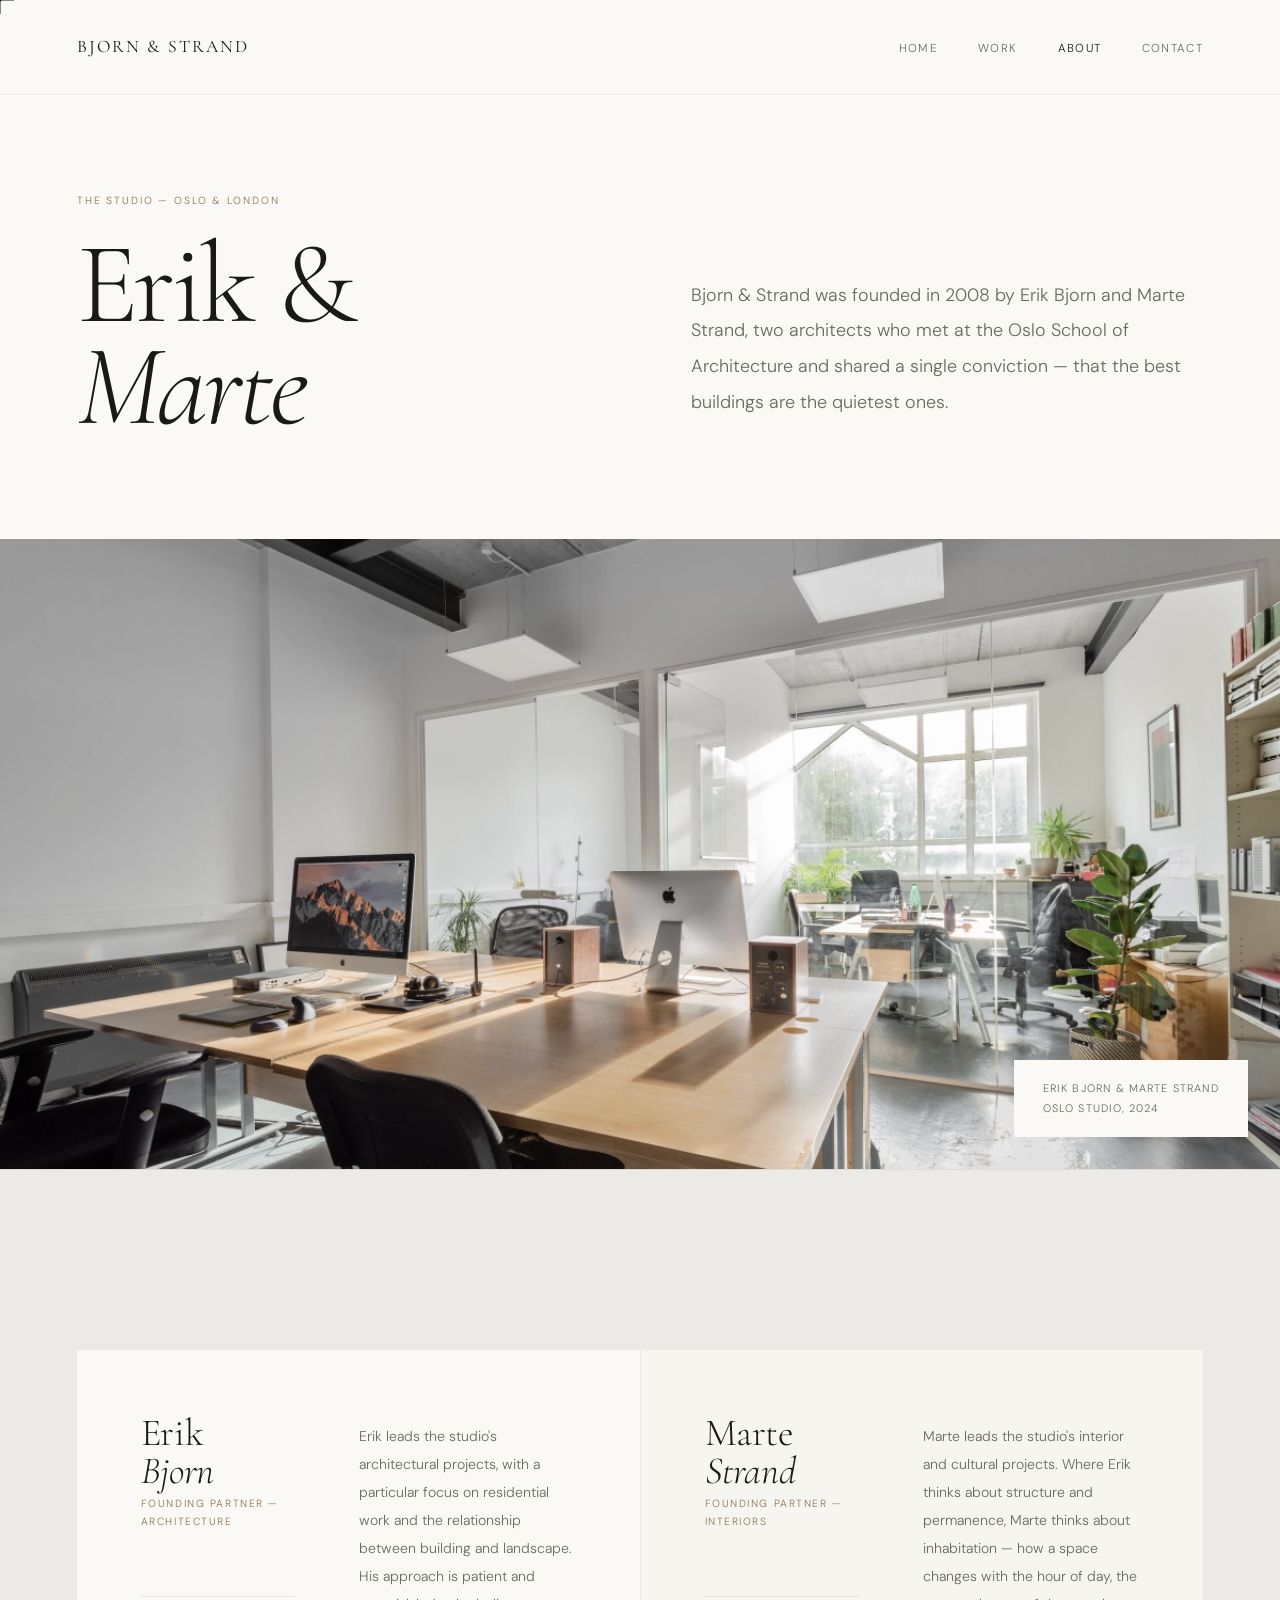
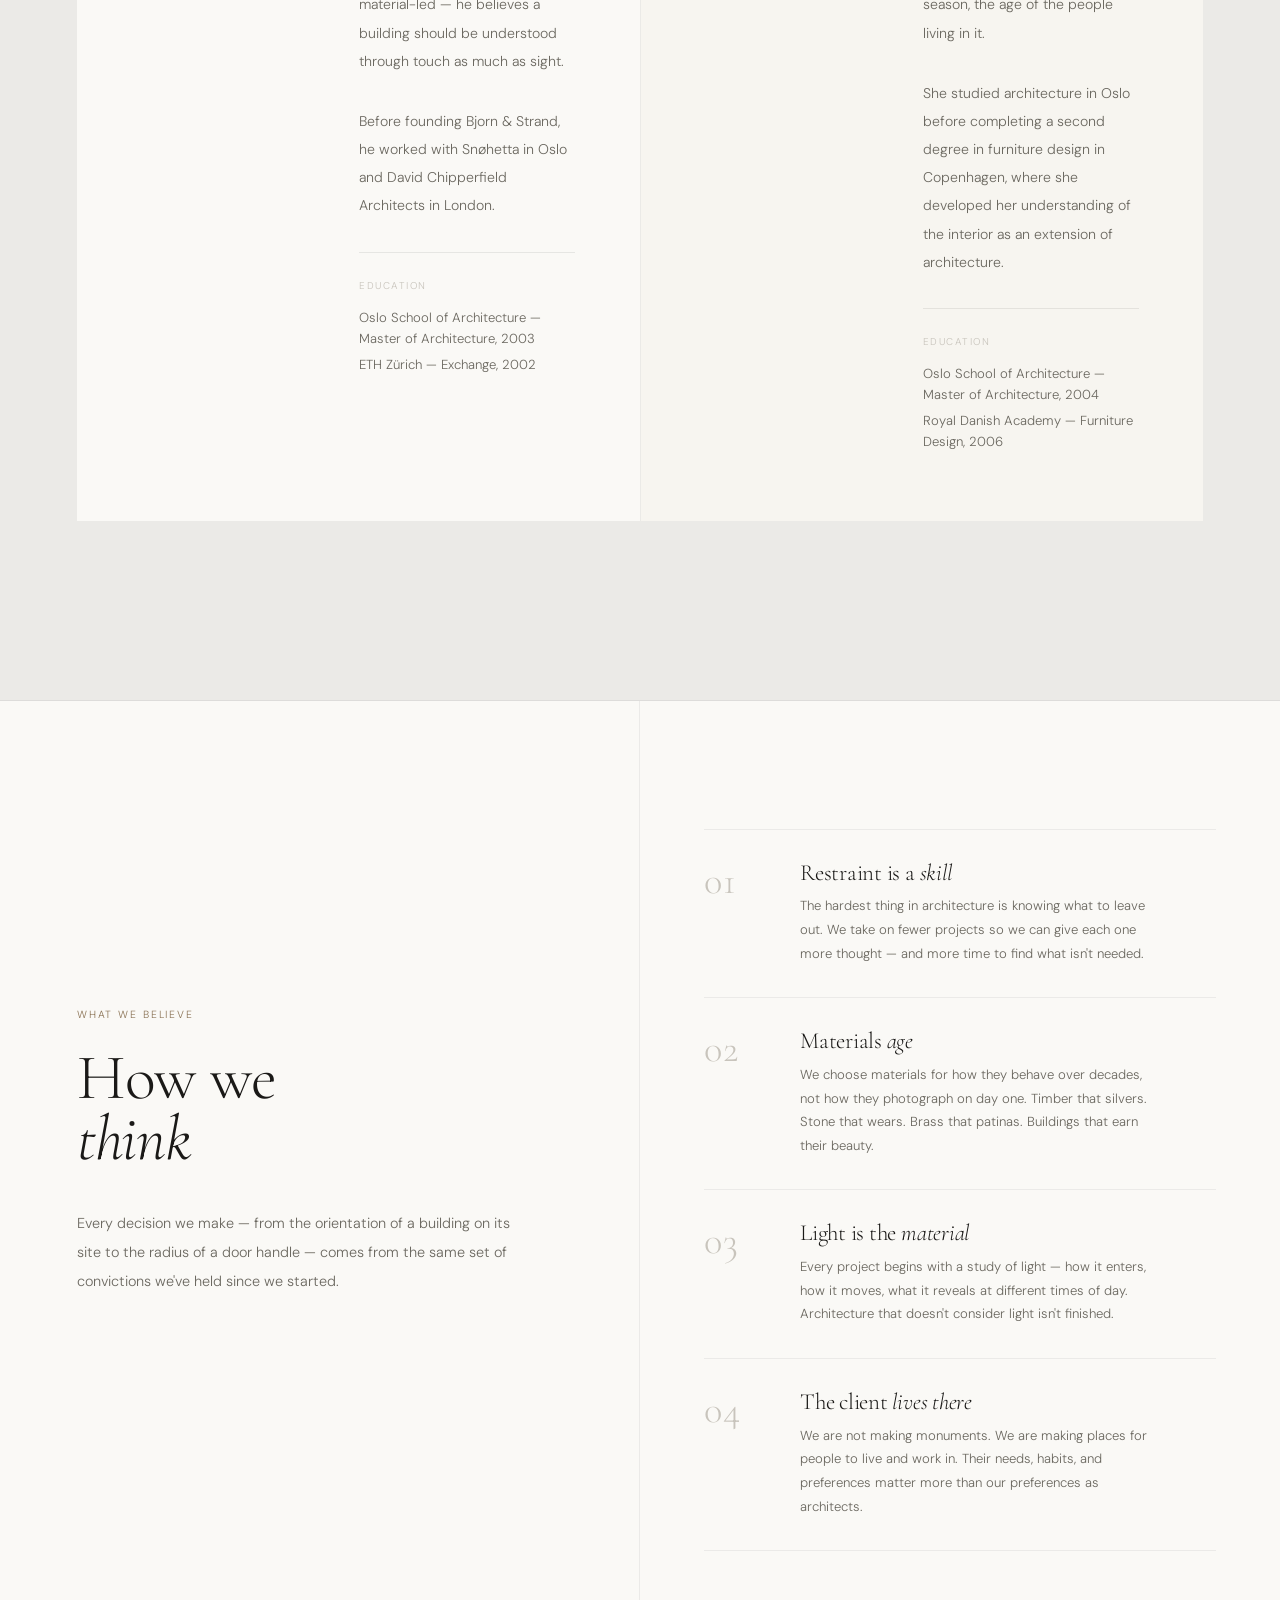
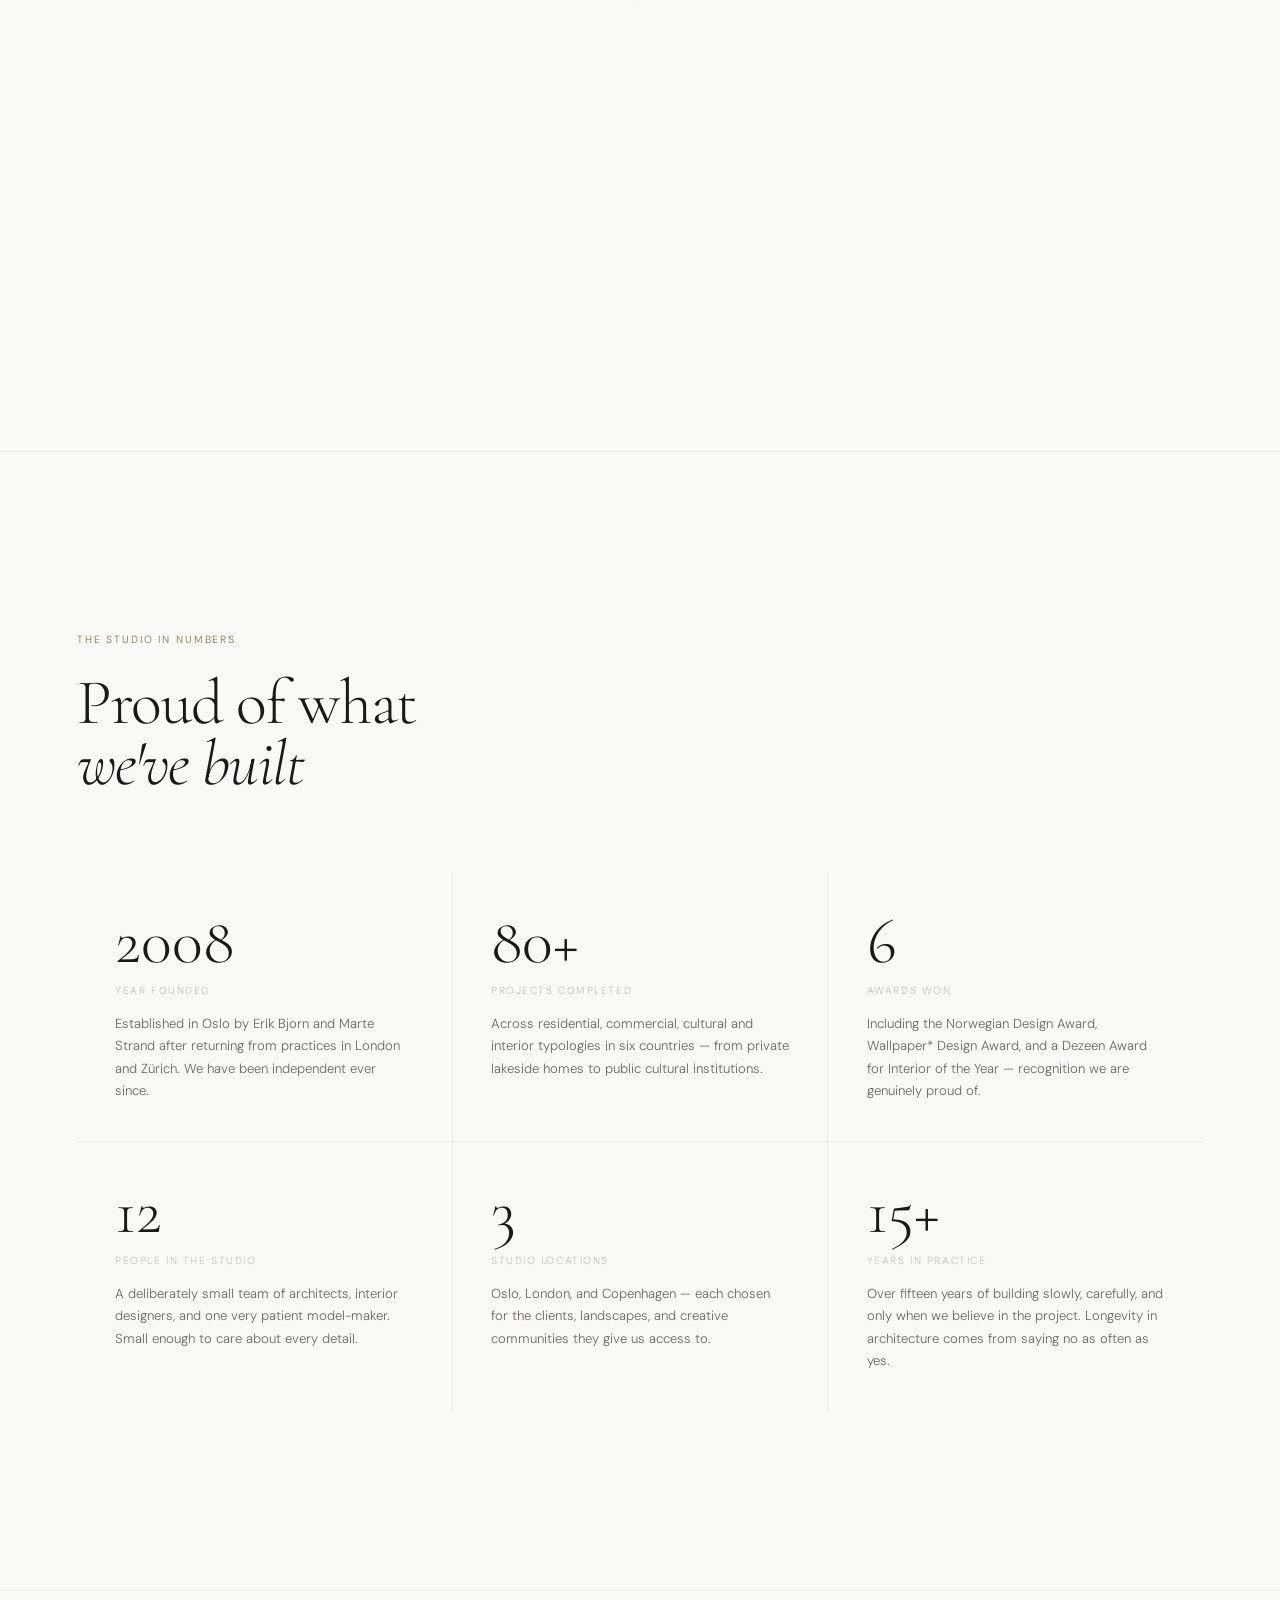
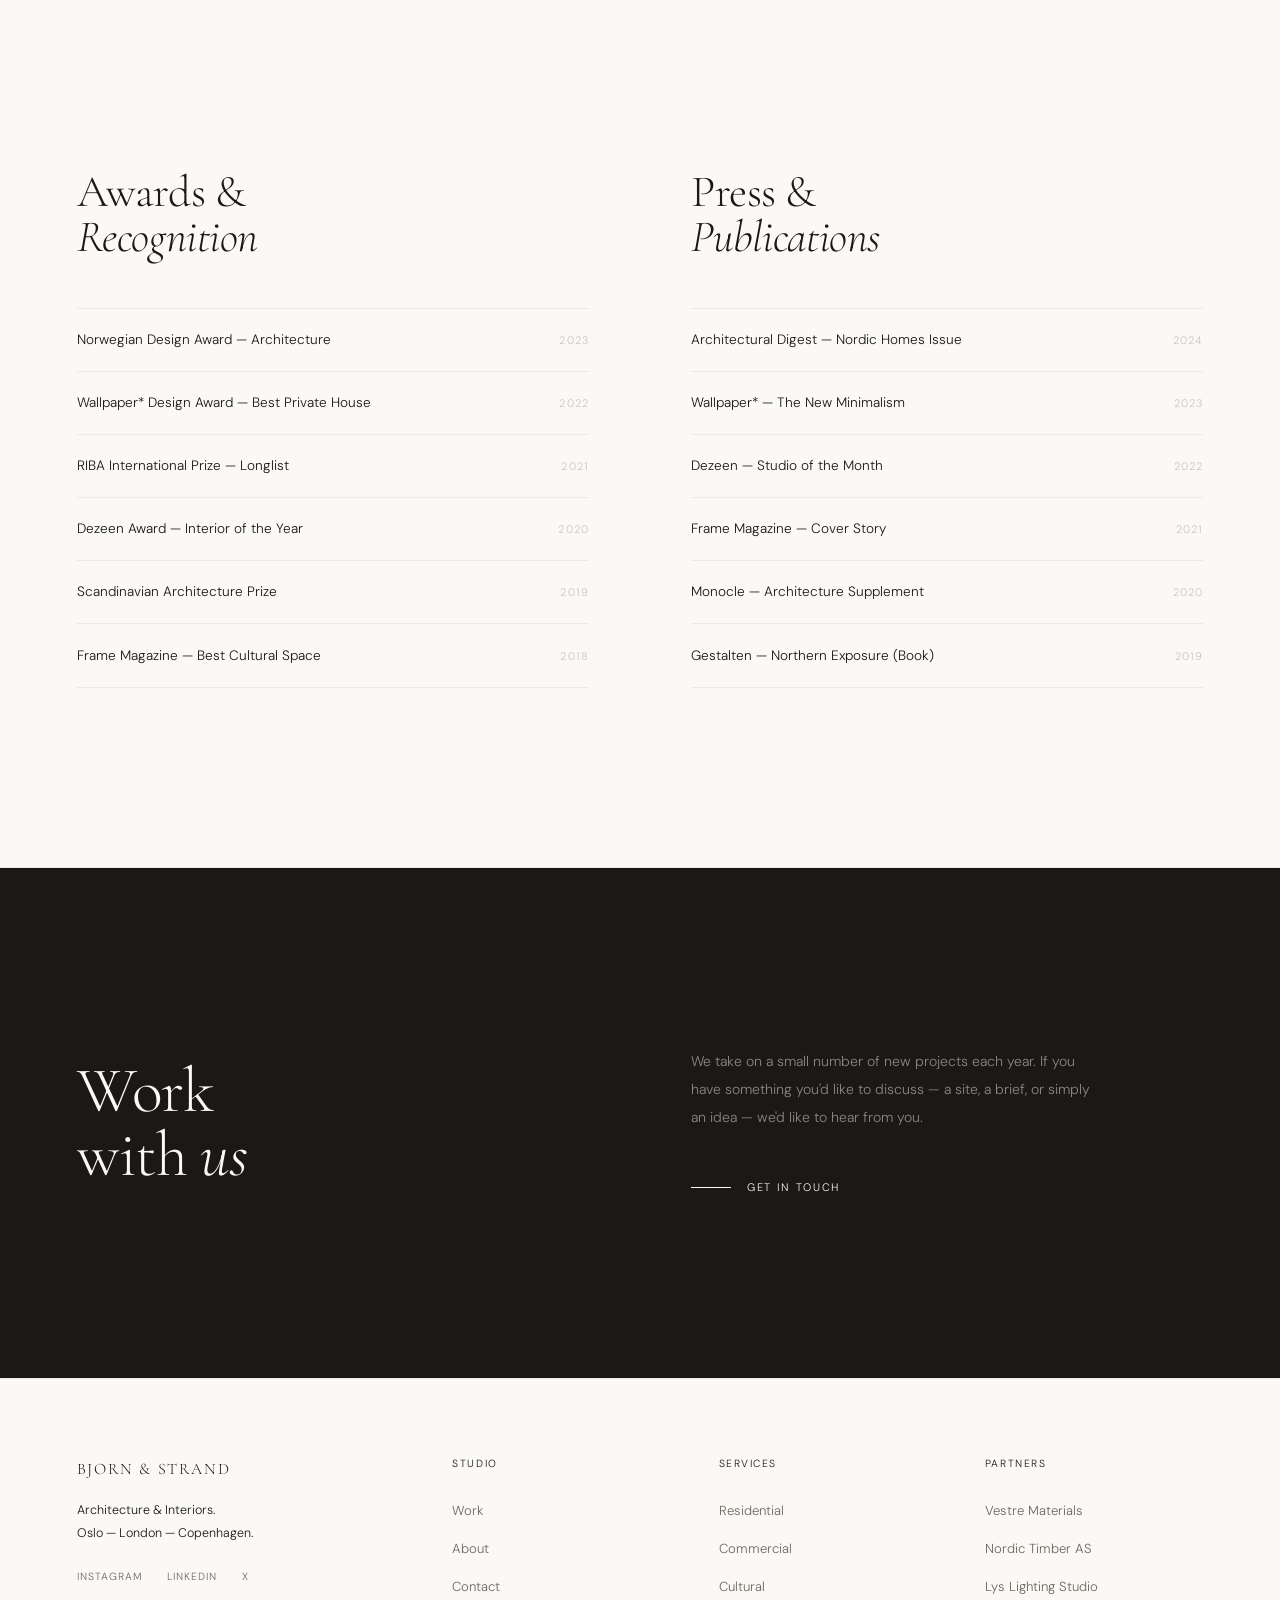
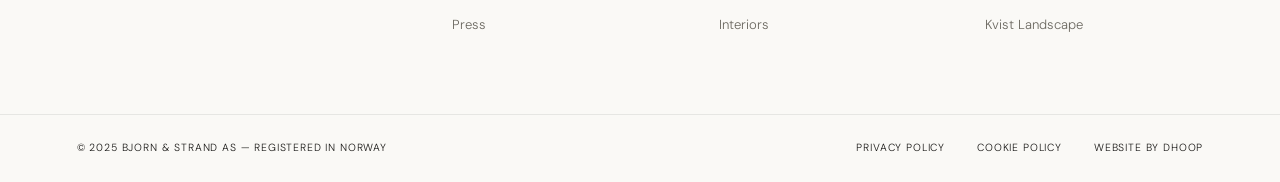
<file: about.html>
<!DOCTYPE html>
<html lang="en">
<head>
<meta charset="UTF-8">
<meta name="viewport" content="width=device-width, initial-scale=1.0">
<title>About — Bjorn & Strand Architecture Studio</title>
<meta name="description" content="Bjorn & Strand is an architecture and interiors studio founded by Erik Bjorn and Marte Strand in Oslo, 2008. Thoughtful spaces built to endure.">
<link rel="preconnect" href="https://fonts.googleapis.com">
<link rel="preconnect" href="https://fonts.gstatic.com" crossorigin>
<link rel="preload" href="https://fonts.googleapis.com/css2?family=Cormorant+Garamond:ital,wght@0,300;0,400;0,500;1,300;1,400&family=DM+Sans:wght@300;400&display=swap" as="style" onload="this.onload=null;this.rel='stylesheet'">
<noscript><link href="https://fonts.googleapis.com/css2?family=Cormorant+Garamond:ital,wght@0,300;0,400;0,500;1,300;1,400&family=DM+Sans:wght@300;400&display=swap" rel="stylesheet"></noscript>

<style>
  :root {
    --cream: #f7f5f0;
    --off-white: #faf9f6;
    --dark: #1a1917;
    --mid: #6b6860;
    --light: #c8c4bc;
    --accent: #8b7355;
    --edge: clamp(2rem, 6vw, 6rem);
    --gap: clamp(6rem, 14vw, 14rem);
  }

  *, *::before, *::after { box-sizing: border-box; margin: 0; padding: 0; }
  html { scroll-behavior: smooth; }

  body {
    background: var(--off-white);
    color: var(--dark);
    font-family: 'DM Sans', sans-serif;
    font-size: clamp(0.9rem, 1.1vw, 1rem);
    font-weight: 300;
    line-height: 1.75;
    overflow-x: hidden;
    cursor: none;
    animation: pageFadeIn 0.6s ease both;
  }

  @keyframes pageFadeIn { from { opacity: 0; } to { opacity: 1; } }
  @keyframes pageFadeOut { from { opacity: 1; } to { opacity: 0; } }
  @keyframes slideDownIn { from { opacity: 0; transform: translateY(-12px); } to { opacity: 1; transform: translateY(0); } }

  body.page-leaving { animation: pageFadeOut 0.4s ease both; pointer-events: none; }

  /* ── CURSOR ── */
  .cursor-cross {
    position: fixed; pointer-events: none; z-index: 9999;
    transform: translate(-50%, -50%);
    width: 28px; height: 28px;
  }

  .cursor-cross::before, .cursor-cross::after {
    content: ''; position: absolute;
    background: var(--dark); transition: background 0.3s;
  }

  .cursor-cross::before { width: 1px; height: 100%; left: 50%; top: 0; transform: translateX(-50%); }
  .cursor-cross::after { width: 100%; height: 1px; top: 50%; left: 0; transform: translateY(-50%); }

  .cursor-dot {
    position: absolute; width: 3px; height: 3px;
    background: var(--dark); border-radius: 50%;
    top: 50%; left: 50%; transform: translate(-50%, -50%);
    transition: background 0.3s;
  }

  .cursor-cross.on-light::before,
  .cursor-cross.on-light::after,
  .cursor-cross.on-light .cursor-dot { background: var(--off-white); }

  /* Grow crosshair on hover — no hand cursor */
  a, button { cursor: none; }

  .cursor-cross.is-hovering {
    transform: translate(-50%, -50%) scale(2.5);
    transition: transform 0.3s cubic-bezier(0.23, 1, 0.32, 1);
  }

  .cursor-cross.is-hovering::before,
  .cursor-cross.is-hovering::after { opacity: 0.5; }

  /* ── GLOBAL LINK UNDERLINE ── */
  a { text-decoration: none; position: relative; }

  a:not(.nav-logo):not(.mobile-nav-links a):not(.footer-logo-text):not(.footer-dhoop):not(.footer-social) {
    padding-bottom: 1px;
  }

  a:not(.nav-logo):not(.mobile-nav-links a):not(.footer-logo-text):not(.footer-dhoop):not(.footer-social)::after {
    content: ''; position: absolute;
    bottom: 0; left: 0; width: 100%; height: 1px;
    background: currentColor;
    transform: scaleX(0); transform-origin: right;
    transition: transform 0.35s cubic-bezier(0.65, 0, 0.35, 1);
  }

  a:not(.nav-logo):not(.mobile-nav-links a):not(.footer-logo-text):not(.footer-dhoop):not(.footer-social):hover::after {
    transform: scaleX(1); transform-origin: left;
  }

  /* ── NAV ── */
  nav {
    position: fixed; top: 0; left: 0; right: 0;
    z-index: 100;
    display: flex; align-items: center; justify-content: space-between;
    padding: 2rem var(--edge);
  }

  nav::before {
    content: ''; position: absolute; inset: 0;
    background: var(--off-white); opacity: 0.95;
    backdrop-filter: blur(12px); z-index: -1;
    border-bottom: 1px solid rgba(0,0,0,0.06);
  }

  .nav-logo {
    font-family: 'Cormorant Garamond', serif;
    font-size: 1.1rem; font-weight: 400;
    letter-spacing: 0.12em; color: var(--dark);
    text-decoration: none; text-transform: uppercase;
    transition: opacity 0.3s;
  }

  .nav-logo:hover { opacity: 0.6; }

  nav ul { list-style: none; display: flex; gap: 2.5rem; align-items: center; }

  nav ul li:first-child a { animation: slideDownIn 0.6s 0.1s cubic-bezier(0.23, 1, 0.32, 1) both; }

  nav ul a {
    font-size: 0.72rem; letter-spacing: 0.12em;
    text-transform: uppercase; color: var(--mid);
    text-decoration: none; transition: color 0.3s;
  }

  nav ul a:hover, nav ul a.active { color: var(--dark); }

  .hamburger {
    display: none; flex-direction: column; gap: 5px;
    cursor: pointer; background: none; border: none; padding: 4px;
  }

  .hamburger span {
    display: block; width: 24px; height: 1px; background: var(--dark);
    transition: transform 0.4s ease, opacity 0.3s ease;
  }

  .hamburger.open span:nth-child(1) { transform: translateY(6px) rotate(45deg); }
  .hamburger.open span:nth-child(2) { opacity: 0; }
  .hamburger.open span:nth-child(3) { transform: translateY(-6px) rotate(-45deg); }

  .mobile-overlay {
    position: fixed; inset: 0; background: var(--dark);
    z-index: 90; display: flex; flex-direction: column;
    justify-content: center; padding: var(--edge);
    opacity: 0; pointer-events: none; transition: opacity 0.4s ease;
  }

  .mobile-overlay.open { opacity: 1; pointer-events: all; }
  .mobile-nav-links { list-style: none; display: flex; flex-direction: column; gap: 0; }
  .mobile-nav-links li { border-bottom: 1px solid rgba(247,245,240,0.1); }
  .mobile-nav-links li:first-child { border-top: 1px solid rgba(247,245,240,0.1); }

  .mobile-nav-links a {
    display: block; font-family: 'Cormorant Garamond', serif;
    font-size: clamp(2.5rem, 8vw, 5rem); color: var(--off-white);
    text-decoration: none; padding: 1rem 0;
    letter-spacing: 0.04em; font-weight: 300; transition: opacity 0.2s;
  }

  .mobile-nav-links a:hover { opacity: 0.5; }
  .mobile-email { margin-top: 3rem; font-size: 0.78rem; letter-spacing: 0.1em; color: rgba(247,245,240,0.4); text-decoration: none; text-transform: uppercase; }

  /* ── HERO ── */
  #about-hero {
    padding-top: 12rem;
    padding-bottom: 0;
    padding-left: var(--edge);
    padding-right: var(--edge);
    display: grid;
    grid-template-columns: 1fr 1fr;
    gap: clamp(4rem, 8vw, 10rem);
    align-items: end;
  }

  .about-hero-left {}

  .page-eyebrow {
    font-size: 0.65rem; letter-spacing: 0.18em;
    text-transform: uppercase; color: var(--accent);
    display: block; margin-bottom: 1.5rem;
  }

  .about-title {
    font-family: 'Cormorant Garamond', serif;
    font-size: clamp(4rem, 9vw, 9rem);
    font-weight: 300; line-height: 0.88;
    letter-spacing: -0.03em; color: var(--dark);
  }

  .about-title em { font-style: italic; }

  .about-hero-right {
    padding-bottom: 1rem;
  }

  .about-intro {
    font-size: clamp(1rem, 1.4vw, 1.15rem);
    color: var(--mid); line-height: 2;
    max-width: 44ch; font-weight: 300;
  }

  /* ── FOUNDERS PHOTO ── */
  #founders-photo {
    margin-top: clamp(4rem, 8vw, 8rem);
    position: relative;
    overflow: hidden;
    height: 70vh;
  }

  #founders-photo img {
    width: 100%;
    height: 100%;
    object-fit: cover;
    object-position: center 30%;
    display: block;
    filter: saturate(0.85);
    transition: transform 8s cubic-bezier(0.25, 0.46, 0.45, 0.94);
  }

  #founders-photo:hover img { transform: scale(1.03); }

  .photo-caption {
    position: absolute;
    bottom: 2rem; right: 2rem;
    background: var(--off-white);
    padding: 1.2rem 1.8rem;
    font-size: 0.68rem;
    letter-spacing: 0.1em;
    text-transform: uppercase;
    color: var(--mid);
    line-height: 1.8;
  }

  /* ── FOUNDERS ── */
  #founders {
    padding: var(--gap) var(--edge);
    display: grid;
    grid-template-columns: 1fr 1fr;
    gap: 1px;
    background: rgba(0,0,0,0.06);
    border-top: 1px solid rgba(0,0,0,0.06);
    border-bottom: 1px solid rgba(0,0,0,0.06);
  }

  .founder-card {
    background: var(--off-white);
    padding: clamp(3rem, 5vw, 5rem);
    display: grid;
    grid-template-columns: 1fr 1.4fr;
    gap: clamp(3rem, 5vw, 5rem);
    align-items: start;
  }

  .founder-card:last-child { background: var(--cream); }

  .founder-card-inner {
    padding-bottom: 2rem;
    border-bottom: 1px solid rgba(0,0,0,0.08);
    margin-bottom: 2rem;
  }

  .founder-card-body { padding-top: 0.5rem; }

  .founder-name {
    font-family: 'Cormorant Garamond', serif;
    font-size: clamp(1.8rem, 3vw, 2.8rem);
    font-weight: 300; color: var(--dark);
    line-height: 1; letter-spacing: -0.01em;
    margin-bottom: 0.3rem;
  }

  .founder-name em { font-style: italic; }

  .founder-title {
    font-size: 0.65rem; letter-spacing: 0.15em;
    text-transform: uppercase; color: var(--accent);
    margin-bottom: 2rem; display: block;
  }

  .founder-bio {
    font-size: 0.88rem; color: var(--mid);
    line-height: 2; max-width: 40ch;
    margin-bottom: 2rem;
  }

  .founder-education {
    padding-top: 1.5rem;
    border-top: 1px solid rgba(0,0,0,0.08);
  }

  .founder-edu-label {
    font-size: 0.62rem; letter-spacing: 0.15em;
    text-transform: uppercase; color: var(--light);
    display: block; margin-bottom: 0.8rem;
  }

  .founder-edu-item {
    font-size: 0.82rem; color: var(--mid);
    line-height: 1.6; margin-bottom: 0.3rem;
  }

  /* ── STUDIO VALUES ── */
  #values {
    display: grid;
    grid-template-columns: 1fr 1fr;
    gap: 0;
    border-bottom: 1px solid rgba(0,0,0,0.06);
    align-items: start;
    position: relative;
  }

  .values-left {
    position: sticky;
    top: 0;
    height: 100vh;
    display: flex;
    flex-direction: column;
    justify-content: center;
    border-right: 1px solid rgba(0,0,0,0.06);
    padding: 0 clamp(3rem, 5vw, 6rem) 0 var(--edge);
    background: var(--off-white);
    z-index: 1;
  }

  .values-right {
    padding: clamp(6rem, 10vw, 10rem) clamp(3rem, 5vw, 6rem);
    background: var(--off-white);
    min-height: 150vh;
  }

  .values-heading {
    font-family: 'Cormorant Garamond', serif;
    font-size: clamp(2.5rem, 5vw, 5rem);
    font-weight: 300; line-height: 0.95;
    letter-spacing: -0.02em; color: var(--dark);
    margin-bottom: 2.5rem;
  }

  .values-heading em { font-style: italic; }

  .values-text {
    font-size: 0.9rem; color: var(--mid);
    line-height: 2; max-width: 44ch;
  }

  .values-list {
    list-style: none;
    display: flex; flex-direction: column; gap: 0;
  }

  .values-list li {
    display: grid;
    grid-template-columns: 3.5rem 1fr;
    gap: 2.5rem;
    align-items: start;
    padding: 2rem 0;
    border-bottom: 1px solid rgba(0,0,0,0.06);
    align-items: start;
  }

  .values-list li:first-child { border-top: 1px solid rgba(0,0,0,0.06); }

  .value-num {
    font-family: 'Cormorant Garamond', serif;
    font-size: clamp(2rem, 3vw, 3rem); color: var(--light);
    letter-spacing: 0.02em; line-height: 1;
    font-weight: 300;
  }

  .value-content {}

  .value-title {
    font-family: 'Cormorant Garamond', serif;
    font-size: clamp(1.2rem, 1.8vw, 1.8rem);
    font-weight: 300; color: var(--dark);
    line-height: 1; margin-bottom: 0.6rem;
    letter-spacing: -0.01em;
  }

  .value-title em { font-style: italic; }
  .value-desc { font-size: 0.82rem; color: var(--mid); line-height: 1.8; max-width: 40ch; }

  /* ── STUDIO FACTS ── */
  #facts {
    padding: var(--gap) var(--edge);
    border-bottom: 1px solid rgba(0,0,0,0.06);
  }

  .facts-header {
    margin-bottom: clamp(3rem, 6vw, 5rem);
  }

  .facts-heading {
    font-family: 'Cormorant Garamond', serif;
    font-size: clamp(2.5rem, 5vw, 5rem);
    font-weight: 300; line-height: 0.95;
    letter-spacing: -0.02em; color: var(--dark);
    margin-top: 1rem;
  }

  .facts-heading em { font-style: italic; }

  .facts-grid {
    display: grid;
    grid-template-columns: repeat(3, 1fr);
    gap: 1px;
    background: rgba(0,0,0,0.06);
  }

  .fact {
    background: var(--off-white);
    padding: clamp(2rem, 3vw, 3rem);
    transition: background 0.3s;
  }

  .fact:hover { background: var(--cream); }

  .fact-num {
    font-family: 'Cormorant Garamond', serif;
    font-size: clamp(2.5rem, 5vw, 5rem);
    font-weight: 300; color: var(--dark);
    line-height: 1; display: block;
    margin-bottom: 0.5rem;
  }

  .fact-num em { font-style: italic; }

  .fact-label {
    font-size: 0.65rem; letter-spacing: 0.15em;
    text-transform: uppercase; color: var(--light);
    display: block; margin-bottom: 0.8rem;
  }

  .fact-desc { font-size: 0.82rem; color: var(--mid); line-height: 1.7; }

  /* ── AWARDS & PRESS ── */
  #recognition {
    padding: var(--gap) var(--edge);
    display: grid;
    grid-template-columns: 1fr 1fr;
    gap: clamp(4rem, 8vw, 10rem);
    border-bottom: 1px solid rgba(0,0,0,0.06);
  }

  .recognition-heading {
    font-family: 'Cormorant Garamond', serif;
    font-size: clamp(2rem, 3.5vw, 3.5rem);
    font-weight: 300; color: var(--dark);
    line-height: 1; letter-spacing: -0.01em;
    margin-bottom: 3rem;
  }

  .recognition-heading em { font-style: italic; }

  .recognition-list { list-style: none; display: flex; flex-direction: column; gap: 0; }

  .recognition-item {
    display: flex; justify-content: space-between;
    align-items: baseline; gap: 2rem;
    padding: 1.2rem 0;
    border-bottom: 1px solid rgba(0,0,0,0.06);
    font-size: 0.85rem;
  }

  .recognition-item:first-child { border-top: 1px solid rgba(0,0,0,0.06); }
  .recognition-name { color: var(--dark); }
  .recognition-year { font-size: 0.68rem; letter-spacing: 0.1em; color: var(--light); white-space: nowrap; }

  /* ── CTA ── */
  #about-cta {
    padding: var(--gap) var(--edge);
    display: grid;
    grid-template-columns: 1fr 1fr;
    gap: clamp(4rem, 8vw, 10rem);
    align-items: center;
    background: var(--dark);
  }

  .about-cta-heading {
    font-family: 'Cormorant Garamond', serif;
    font-size: clamp(2.5rem, 5vw, 5rem);
    font-weight: 300; color: var(--off-white);
    line-height: 1; letter-spacing: -0.02em;
  }

  .about-cta-heading em { font-style: italic; }

  .about-cta-text {
    font-size: 0.88rem; color: rgba(247,245,240,0.5);
    line-height: 2; max-width: 40ch; margin-bottom: 2.5rem;
  }

  .about-cta-link {
    display: inline-flex; align-items: center; gap: 1rem;
    font-size: 0.68rem; letter-spacing: 0.15em;
    text-transform: uppercase; color: var(--off-white);
    text-decoration: none;
    transition: gap 0.4s cubic-bezier(0.23, 1, 0.32, 1);
  }

  .about-cta-link:hover { gap: 1.8rem; }

  .about-cta-line {
    width: 40px; height: 1px; background: var(--off-white);
    transition: width 0.4s cubic-bezier(0.23, 1, 0.32, 1);
  }

  .about-cta-link:hover .about-cta-line { width: 70px; }

  /* ── FOOTER ── */
  footer { border-top: 1px solid rgba(0,0,0,0.08); background: var(--off-white); }

  .footer-top {
    padding: clamp(3rem, 6vw, 5rem) var(--edge);
    display: grid; grid-template-columns: 1.5fr 1fr 1fr 1fr;
    gap: 3rem; border-bottom: 1px solid rgba(0,0,0,0.08);
  }

  .footer-logo-text { font-family: 'Cormorant Garamond', serif; font-size: 1rem; letter-spacing: 0.1em; text-transform: uppercase; color: var(--dark); text-decoration: none; display: block; margin-bottom: 1rem; }
  .footer-brand-desc { font-size: 0.78rem; color: #1a1917; line-height: 1.8; max-width: 24ch; margin-bottom: 1.5rem; }
  .footer-socials { display: flex; gap: 1.5rem; }
  .footer-social { font-size: 0.65rem; letter-spacing: 0.1em; color: var(--mid); text-decoration: none; text-transform: uppercase; padding-bottom: 2px; border-bottom: 1px solid transparent; transition: border-color 0.2s, color 0.2s; }
  .footer-social:hover { border-color: var(--dark); color: var(--dark); }
  .footer-col-label { font-size: 0.65rem; letter-spacing: 0.15em; text-transform: uppercase; color: #1a1917; display: block; margin-bottom: 1.5rem; }
  .footer-col ul { list-style: none; display: flex; flex-direction: column; gap: 0.8rem; }
  .footer-col a { font-size: 0.82rem; color: var(--mid); text-decoration: none; transition: color 0.2s; }
  .footer-col a:hover { color: var(--dark); }
  .footer-bottom { padding: 1.5rem var(--edge); display: flex; justify-content: space-between; align-items: center; flex-wrap: wrap; gap: 1rem; }
  .footer-bottom p { font-size: 0.65rem; letter-spacing: 0.08em; color: #1a1917; text-transform: uppercase; max-width: none; }
  .footer-bottom-links { display: flex; gap: 2rem; align-items: center; }
  .footer-bottom-links a { font-size: 0.65rem; letter-spacing: 0.08em; color: #1a1917; text-transform: uppercase; text-decoration: none; transition: color 0.2s; }
  .footer-bottom-links a:hover { color: var(--dark); }
  .footer-dhoop { font-size: 0.65rem; letter-spacing: 0.08em; color: #1a1917; text-transform: uppercase; text-decoration: none; transition: color 0.2s; }
  .footer-dhoop:hover { color: var(--dark); }

  /* ── ANIMATIONS ── */
  .fade-up { opacity: 0; transform: translateY(40px); transition: opacity 1s ease, transform 1s ease; }
  .fade-up.visible { opacity: 1; transform: none; }
  .fade-in { opacity: 0; transition: opacity 1.2s ease; }
  .fade-in.visible { opacity: 1; }

  /* ── RESPONSIVE ── */
  @media (max-width: 900px) {
    nav ul { display: none; }
    .hamburger { display: flex; }
    #about-hero { grid-template-columns: 1fr; }
    #founders { grid-template-columns: 1fr; }
    .founder-card { grid-template-columns: 1fr; }
    .founder-card-inner { position: static; }
    #values { grid-template-columns: 1fr; }
    .values-left { position: static; height: auto; border-right: none; padding-right: 0; padding-left: 0; border-bottom: 1px solid rgba(0,0,0,0.06); padding-bottom: 3rem; padding-top: var(--gap); }
    .values-right { padding-left: 0; padding-top: 2rem; }
    .facts-grid { grid-template-columns: 1fr 1fr; }
    #recognition { grid-template-columns: 1fr; }
    #about-cta { grid-template-columns: 1fr; }
    body { cursor: auto; }
    .cursor-cross { display: none; }
  }

  @media (max-width: 560px) {
    #facts { grid-template-columns: 1fr; }
    .footer-top { grid-template-columns: 1fr; }
    .footer-bottom { flex-direction: column; align-items: flex-start; }
    .footer-bottom-links { flex-direction: column; gap: 0.8rem; }
  }
</style>
</head>
<body>

<div class="cursor-cross" id="cursorCross"><span class="cursor-dot"></span></div>

<nav>
  <a href="index.html" class="nav-logo">Bjorn & Strand</a>
  <ul>
    <li><a href="index.html">Home</a></li>
    <li><a href="work.html">Work</a></li>
    <li><a href="about.html" class="active">About</a></li>
    <li><a href="contact.html">Contact</a></li>
  </ul>
  <button class="hamburger" id="hamburger" aria-label="Open menu">
    <span></span><span></span><span></span>
  </button>
</nav>

<div class="mobile-overlay" id="mobileOverlay">
  <ul class="mobile-nav-links">
    <li><a href="index.html">Home</a></li>
    <li><a href="work.html">Work</a></li>
    <li><a href="about.html">About</a></li>
    <li><a href="contact.html">Contact</a></li>
  </ul>
  <a href="mailto:studio@bjornstrand.com" class="mobile-email">studio@bjornstrand.com</a>
</div>

<main>

<!-- HERO -->
<section id="about-hero">
  <div class="about-hero-left">
    <span class="page-eyebrow fade-up">The Studio — Oslo & London</span>
    <h1 class="about-title fade-up">Erik &<br><em>Marte</em></h1>
  </div>
  <div class="about-hero-right fade-up">
    <p class="about-intro">Bjorn & Strand was founded in 2008 by Erik Bjorn and Marte Strand, two architects who met at the Oslo School of Architecture and shared a single conviction — that the best buildings are the quietest ones.</p>
  </div>
</section>

<!-- FOUNDERS PHOTO -->
<div id="founders-photo" class="fade-in">
  <img
    src="bjornandstrandstudio.webp"
    alt="Erik Bjorn and Marte Strand — Bjorn & Strand Architecture"
  >
  <div class="photo-caption">
    Erik Bjorn & Marte Strand<br>
    Oslo Studio, 2024
  </div>
</div>

<!-- FOUNDERS -->
<section id="founders">
  <div class="founder-card fade-up">
    <div class="founder-card-inner">
      <div class="founder-name">Erik<br><em>Bjorn</em></div>
      <span class="founder-title">Founding Partner — Architecture</span>
    </div>
    <div class="founder-card-body">
      <p class="founder-bio">Erik leads the studio's architectural projects, with a particular focus on residential work and the relationship between building and landscape. His approach is patient and material-led — he believes a building should be understood through touch as much as sight.</p>
      <p class="founder-bio">Before founding Bjorn & Strand, he worked with Snøhetta in Oslo and David Chipperfield Architects in London.</p>
      <div class="founder-education">
        <span class="founder-edu-label">Education</span>
        <div class="founder-edu-item">Oslo School of Architecture — Master of Architecture, 2003</div>
        <div class="founder-edu-item">ETH Zürich — Exchange, 2002</div>
      </div>
    </div>
  </div>
  <div class="founder-card fade-up">
    <div class="founder-card-inner">
      <div class="founder-name">Marte<br><em>Strand</em></div>
      <span class="founder-title">Founding Partner — Interiors</span>
    </div>
    <div class="founder-card-body">
      <p class="founder-bio">Marte leads the studio's interior and cultural projects. Where Erik thinks about structure and permanence, Marte thinks about inhabitation — how a space changes with the hour of day, the season, the age of the people living in it.</p>
      <p class="founder-bio">She studied architecture in Oslo before completing a second degree in furniture design in Copenhagen, where she developed her understanding of the interior as an extension of architecture.</p>
      <div class="founder-education">
        <span class="founder-edu-label">Education</span>
        <div class="founder-edu-item">Oslo School of Architecture — Master of Architecture, 2004</div>
        <div class="founder-edu-item">Royal Danish Academy — Furniture Design, 2006</div>
      </div>
    </div>
  </div>
</section>

<!-- VALUES -->
<section id="values">
  <div class="values-left fade-up">
    <span class="page-eyebrow">What We Believe</span>
    <h2 class="values-heading">How we<br><em>think</em></h2>
    <p class="values-text">Every decision we make — from the orientation of a building on its site to the radius of a door handle — comes from the same set of convictions we've held since we started.</p>
  </div>
  <div class="values-right fade-up">
    <ul class="values-list">
      <li>
        <span class="value-num">01</span>
        <div class="value-content">
          <div class="value-title">Restraint is a <em>skill</em></div>
          <p class="value-desc">The hardest thing in architecture is knowing what to leave out. We take on fewer projects so we can give each one more thought — and more time to find what isn't needed.</p>
        </div>
      </li>
      <li>
        <span class="value-num">02</span>
        <div class="value-content">
          <div class="value-title">Materials <em>age</em></div>
          <p class="value-desc">We choose materials for how they behave over decades, not how they photograph on day one. Timber that silvers. Stone that wears. Brass that patinas. Buildings that earn their beauty.</p>
        </div>
      </li>
      <li>
        <span class="value-num">03</span>
        <div class="value-content">
          <div class="value-title">Light is the <em>material</em></div>
          <p class="value-desc">Every project begins with a study of light — how it enters, how it moves, what it reveals at different times of day. Architecture that doesn't consider light isn't finished.</p>
        </div>
      </li>
      <li>
        <span class="value-num">04</span>
        <div class="value-content">
          <div class="value-title">The client <em>lives there</em></div>
          <p class="value-desc">We are not making monuments. We are making places for people to live and work in. Their needs, habits, and preferences matter more than our preferences as architects.</p>
        </div>
      </li>
    </ul>
  </div>
</section>

<!-- FACTS -->
<section id="facts">
  <div class="facts-header fade-up">
    <span class="page-eyebrow">The Studio in Numbers</span>
    <h2 class="facts-heading">Proud of what<br><em>we've built</em></h2>
  </div>
  <div class="facts-grid">
    <div class="fact fade-up">
      <span class="fact-num">2008</span>
      <span class="fact-label">Year Founded</span>
      <p class="fact-desc">Established in Oslo by Erik Bjorn and Marte Strand after returning from practices in London and Zürich. We have been independent ever since.</p>
    </div>
    <div class="fact fade-up">
      <span class="fact-num">80<em>+</em></span>
      <span class="fact-label">Projects Completed</span>
      <p class="fact-desc">Across residential, commercial, cultural and interior typologies in six countries — from private lakeside homes to public cultural institutions.</p>
    </div>
    <div class="fact fade-up">
      <span class="fact-num">6</span>
      <span class="fact-label">Awards Won</span>
      <p class="fact-desc">Including the Norwegian Design Award, Wallpaper* Design Award, and a Dezeen Award for Interior of the Year — recognition we are genuinely proud of.</p>
    </div>
    <div class="fact fade-up">
      <span class="fact-num">12</span>
      <span class="fact-label">People in the Studio</span>
      <p class="fact-desc">A deliberately small team of architects, interior designers, and one very patient model-maker. Small enough to care about every detail.</p>
    </div>
    <div class="fact fade-up">
      <span class="fact-num">3</span>
      <span class="fact-label">Studio Locations</span>
      <p class="fact-desc">Oslo, London, and Copenhagen — each chosen for the clients, landscapes, and creative communities they give us access to.</p>
    </div>
    <div class="fact fade-up">
      <span class="fact-num">15<em>+</em></span>
      <span class="fact-label">Years in Practice</span>
      <p class="fact-desc">Over fifteen years of building slowly, carefully, and only when we believe in the project. Longevity in architecture comes from saying no as often as yes.</p>
    </div>
  </div>
</section>

<!-- RECOGNITION -->
<section id="recognition">
  <div class="fade-up">
    <h2 class="recognition-heading">Awards &<br><em>Recognition</em></h2>
    <ul class="recognition-list">
      <li class="recognition-item">
        <span class="recognition-name">Norwegian Design Award — Architecture</span>
        <span class="recognition-year">2023</span>
      </li>
      <li class="recognition-item">
        <span class="recognition-name">Wallpaper* Design Award — Best Private House</span>
        <span class="recognition-year">2022</span>
      </li>
      <li class="recognition-item">
        <span class="recognition-name">RIBA International Prize — Longlist</span>
        <span class="recognition-year">2021</span>
      </li>
      <li class="recognition-item">
        <span class="recognition-name">Dezeen Award — Interior of the Year</span>
        <span class="recognition-year">2020</span>
      </li>
      <li class="recognition-item">
        <span class="recognition-name">Scandinavian Architecture Prize</span>
        <span class="recognition-year">2019</span>
      </li>
      <li class="recognition-item">
        <span class="recognition-name">Frame Magazine — Best Cultural Space</span>
        <span class="recognition-year">2018</span>
      </li>
    </ul>
  </div>
  <div class="fade-up">
    <h2 class="recognition-heading">Press &<br><em>Publications</em></h2>
    <ul class="recognition-list">
      <li class="recognition-item">
        <span class="recognition-name">Architectural Digest — Nordic Homes Issue</span>
        <span class="recognition-year">2024</span>
      </li>
      <li class="recognition-item">
        <span class="recognition-name">Wallpaper* — The New Minimalism</span>
        <span class="recognition-year">2023</span>
      </li>
      <li class="recognition-item">
        <span class="recognition-name">Dezeen — Studio of the Month</span>
        <span class="recognition-year">2022</span>
      </li>
      <li class="recognition-item">
        <span class="recognition-name">Frame Magazine — Cover Story</span>
        <span class="recognition-year">2021</span>
      </li>
      <li class="recognition-item">
        <span class="recognition-name">Monocle — Architecture Supplement</span>
        <span class="recognition-year">2020</span>
      </li>
      <li class="recognition-item">
        <span class="recognition-name">Gestalten — Northern Exposure (Book)</span>
        <span class="recognition-year">2019</span>
      </li>
    </ul>
  </div>
</section>

<!-- CTA -->
<section id="about-cta">
  <div class="fade-up">
    <h2 class="about-cta-heading">Work<br>with <em>us</em></h2>
  </div>
  <div class="fade-up">
    <p class="about-cta-text">We take on a small number of new projects each year. If you have something you'd like to discuss — a site, a brief, or simply an idea — we'd like to hear from you.</p>
    <a href="contact.html" class="about-cta-link">
      <span class="about-cta-line"></span>
      Get in touch
    </a>
  </div>
</section>

</main>

<footer>
  <div class="footer-top">
    <div class="footer-brand">
      <a href="index.html" class="footer-logo-text">Bjorn & Strand</a>
      <p class="footer-brand-desc">Architecture & Interiors.<br>Oslo — London — Copenhagen.</p>
      <div class="footer-socials">
        <a href="#" class="footer-social">Instagram</a>
        <a href="#" class="footer-social">LinkedIn</a>
        <a href="#" class="footer-social">X</a>
      </div>
    </div>
    <div class="footer-col">
      <span class="footer-col-label">Studio</span>
      <ul>
        <li><a href="work.html">Work</a></li>
        <li><a href="about.html">About</a></li>
        <li><a href="contact.html">Contact</a></li>
        <li><a href="#">Press</a></li>
      </ul>
    </div>
    <div class="footer-col">
      <span class="footer-col-label">Services</span>
      <ul>
        <li><a href="#">Residential</a></li>
        <li><a href="#">Commercial</a></li>
        <li><a href="#">Cultural</a></li>
        <li><a href="#">Interiors</a></li>
      </ul>
    </div>
    <div class="footer-col">
      <span class="footer-col-label">Partners</span>
      <ul>
        <li><a href="#">Vestre Materials</a></li>
        <li><a href="#">Nordic Timber AS</a></li>
        <li><a href="#">Lys Lighting Studio</a></li>
        <li><a href="#">Kvist Landscape</a></li>
      </ul>
    </div>
  </div>
  <div class="footer-bottom">
    <p>© 2025 Bjorn & Strand AS — Registered in Norway</p>
    <div class="footer-bottom-links">
      <a href="#">Privacy Policy</a>
      <a href="#">Cookie Policy</a>
      <a href="https://www.madebydhoop.co.uk" target="_blank" rel="noopener" class="footer-dhoop">Website by Dhoop</a>
    </div>
  </div>
</footer>

<script>
  // Cursor
  const cross = document.getElementById('cursorCross');
  document.addEventListener('mousemove', e => {
    cross.style.left = e.clientX + 'px';
    cross.style.top = e.clientY + 'px';
  });

  // Magnetic
  document.querySelectorAll('a, button').forEach(el => {
    el.addEventListener('mouseenter', () => {
      cross.classList.add('magnetic');
      cross.classList.add('is-hovering');
    });
    el.addEventListener('mouseleave', () => {
      cross.classList.remove('magnetic');
      cross.classList.remove('is-hovering');
    });

  });

  // Mobile menu
  const hamburger = document.getElementById('hamburger');
  const overlay = document.getElementById('mobileOverlay');
  hamburger.addEventListener('click', () => {
    hamburger.classList.toggle('open');
    overlay.classList.toggle('open');
    document.body.style.overflow = overlay.classList.contains('open') ? 'hidden' : '';
  });
  overlay.querySelectorAll('a').forEach(a => {
    a.addEventListener('click', () => {
      hamburger.classList.remove('open');
      overlay.classList.remove('open');
      document.body.style.overflow = '';
    });
  });

  // Page transitions
  document.querySelectorAll('a[href]').forEach(link => {
    const href = link.getAttribute('href');
    if (href && !href.startsWith('#') && !href.startsWith('mailto') && !href.startsWith('tel') && !link.hasAttribute('target')) {
      link.addEventListener('click', e => {
        e.preventDefault();
        document.body.classList.add('page-leaving');
        setTimeout(() => { window.location.href = href; }, 380);
      });
    }
  });

  // Scroll reveal
  const observer = new IntersectionObserver((entries) => {
    entries.forEach(e => {
      if (e.isIntersecting) { e.target.classList.add('visible'); observer.unobserve(e.target); }
    });
  }, { threshold: 0.08 });

  document.querySelectorAll('.fade-up, .fade-in').forEach(el => observer.observe(el));
</script>
</body>
</html>
</file>
